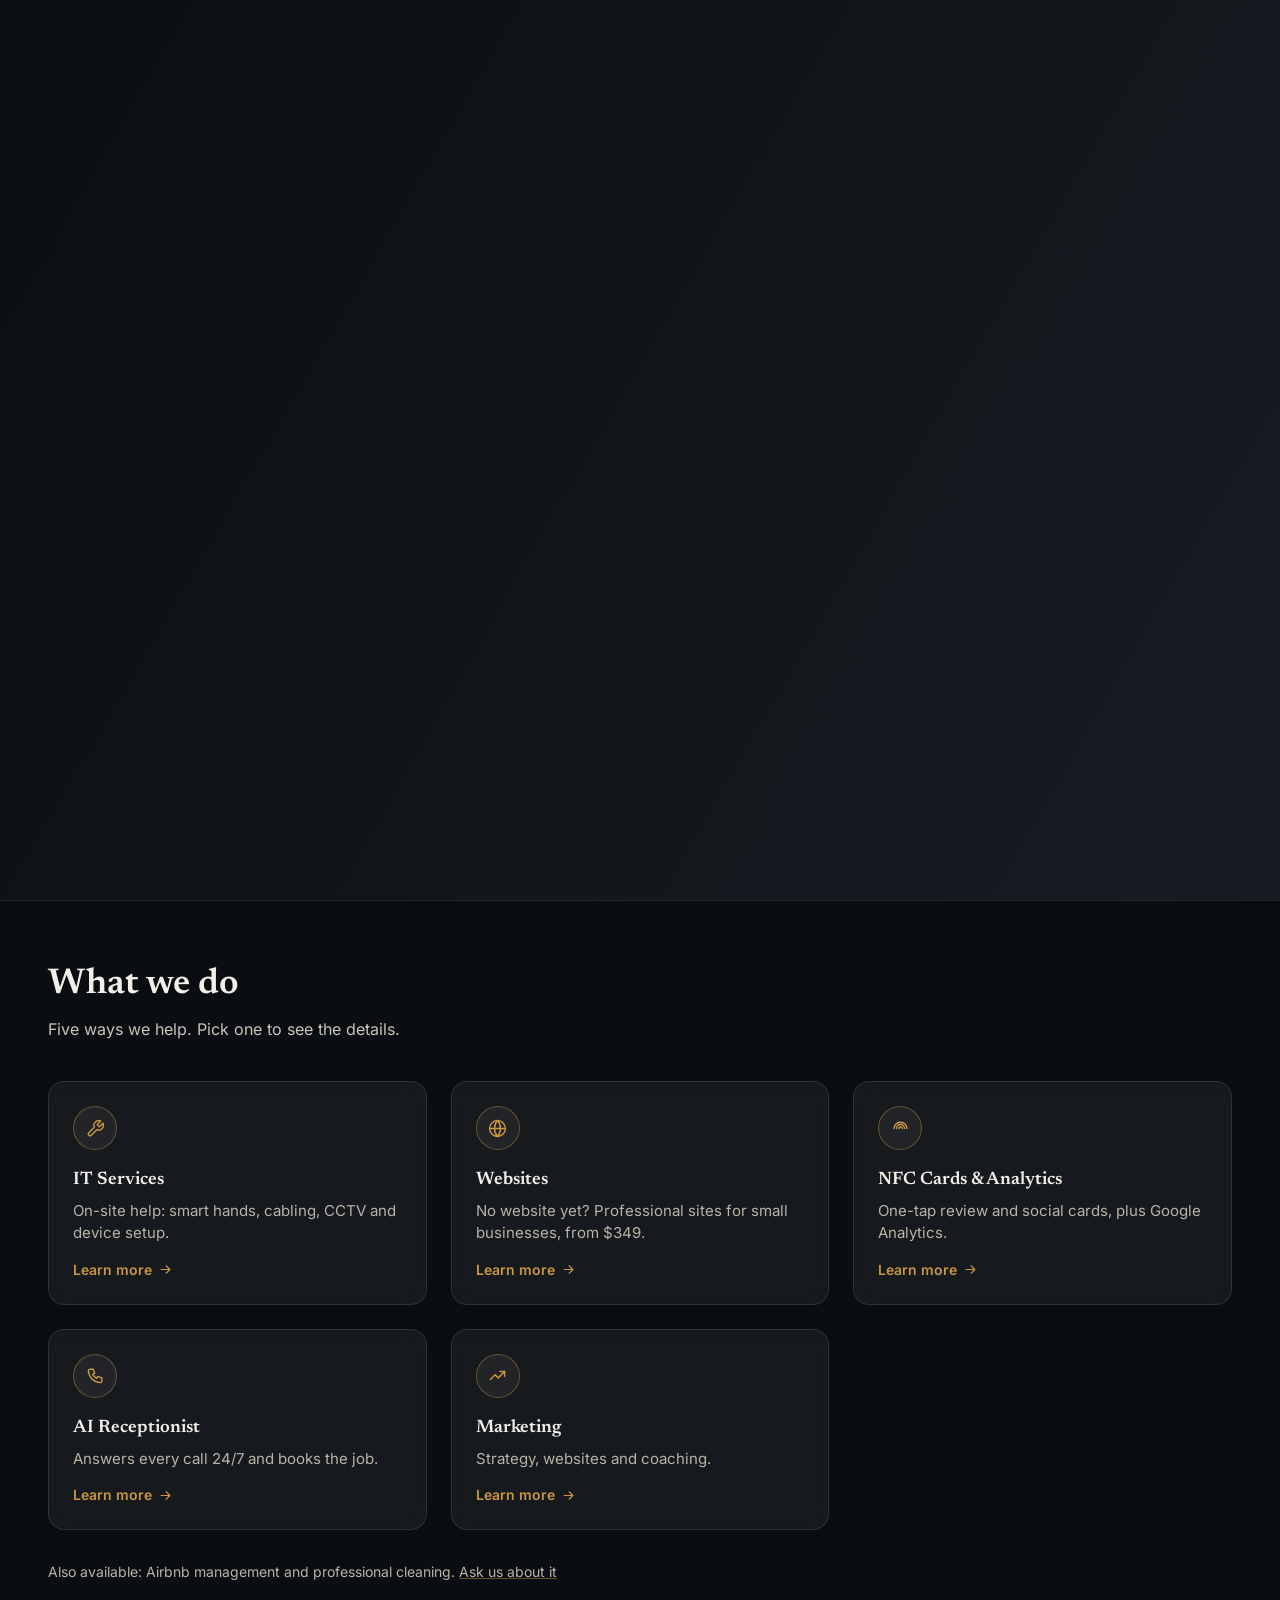
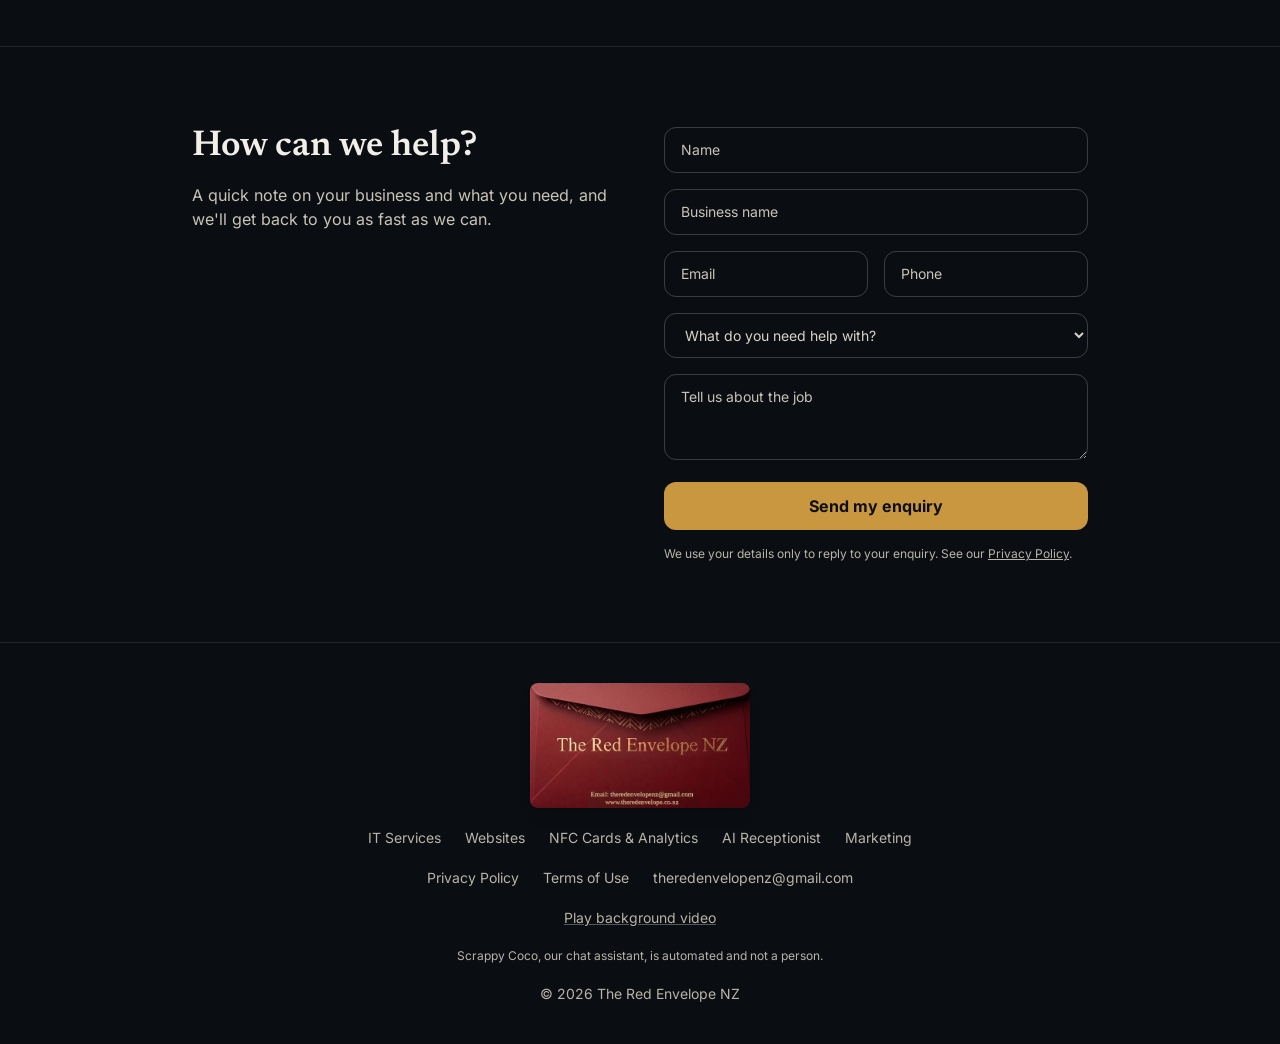
<file: index.html>
<!DOCTYPE html>
<html lang="en-NZ">
<head>
<meta charset="UTF-8" />
<meta name="viewport" content="width=device-width, initial-scale=1, viewport-fit=cover" />
<title>The Red Envelope NZ | Consulting, IT, Marketing &amp; AI Solutions</title>
<meta name="description" content="Consulting, on-site IT, websites from $349, NFC review cards, an AI receptionist and marketing help for small business." />
<meta http-equiv="Content-Security-Policy" content="default-src 'self'; script-src 'self'; style-src 'self' 'unsafe-inline'; img-src 'self' data:; media-src 'self' blob:; font-src 'self'; connect-src 'self' https://formspree.io; form-action 'self'; base-uri 'self'; object-src 'none'" />
<meta name="theme-color" content="#0b0f13" />
<link rel="canonical" href="https://theredenvelope.co.nz/" />
<link rel="icon" href="favicon.svg" type="image/svg+xml" />
<meta property="og:type" content="website" />
<meta property="og:locale" content="en_NZ" />
<meta property="og:site_name" content="The Red Envelope NZ" />
<meta property="og:title" content="The Red Envelope NZ | Consulting, IT, Marketing &amp; AI Solutions" />
<meta property="og:description" content="Consulting, on-site IT, websites from $349, NFC review cards, an AI receptionist and marketing help for small business." />
<meta property="og:url" content="https://theredenvelope.co.nz/" />
<meta property="og:image" content="https://theredenvelope.co.nz/assets/red-envelope-logo.png" />
<meta name="twitter:card" content="summary_large_image" />
<link rel="stylesheet" href="assets/styles-eaaad312.css" />
</head>
<body class="text-[#f2efe9] selection:bg-[#c9973f] selection:text-[#0b0f13] overflow-x-hidden min-h-screen">
<noscript>
  <style>#bg-skeleton{display:none}</style>
  <div class="relative z-10 max-w-xl mx-auto p-8 pt-32 text-center">
    <p class="text-2xl font-semibold">The Red Envelope NZ</p>
    <p class="mt-4 text-[#d8d3c8]">Consulting, IT, websites, NFC cards, an AI receptionist and marketing for small business.</p>
    <p class="mt-4 text-[#d8d3c8]">This website needs JavaScript to display. You can email us any time at theredenvelopenz@gmail.com.</p>
    <p class="mt-4"><a class="underline" href="privacy.html">Privacy Policy</a> &middot; <a class="underline" href="terms.html">Terms of Use</a></p>
  </div>
</noscript>
<canvas id="bg-canvas" aria-hidden="true"></canvas>
<div id="bg-skeleton" aria-hidden="true"></div>
<video id="bg-video" src="assets/bg-video.mp4" muted loop playsinline autoplay aria-hidden="true" tabindex="-1"></video>
<div id="root"></div>
<script src="site-config.js" defer></script>
<script src="assets/bg-28cdc799.js" defer></script>
<script src="assets/app-71c96b94.js" defer></script>
</body>
</html>
</file>
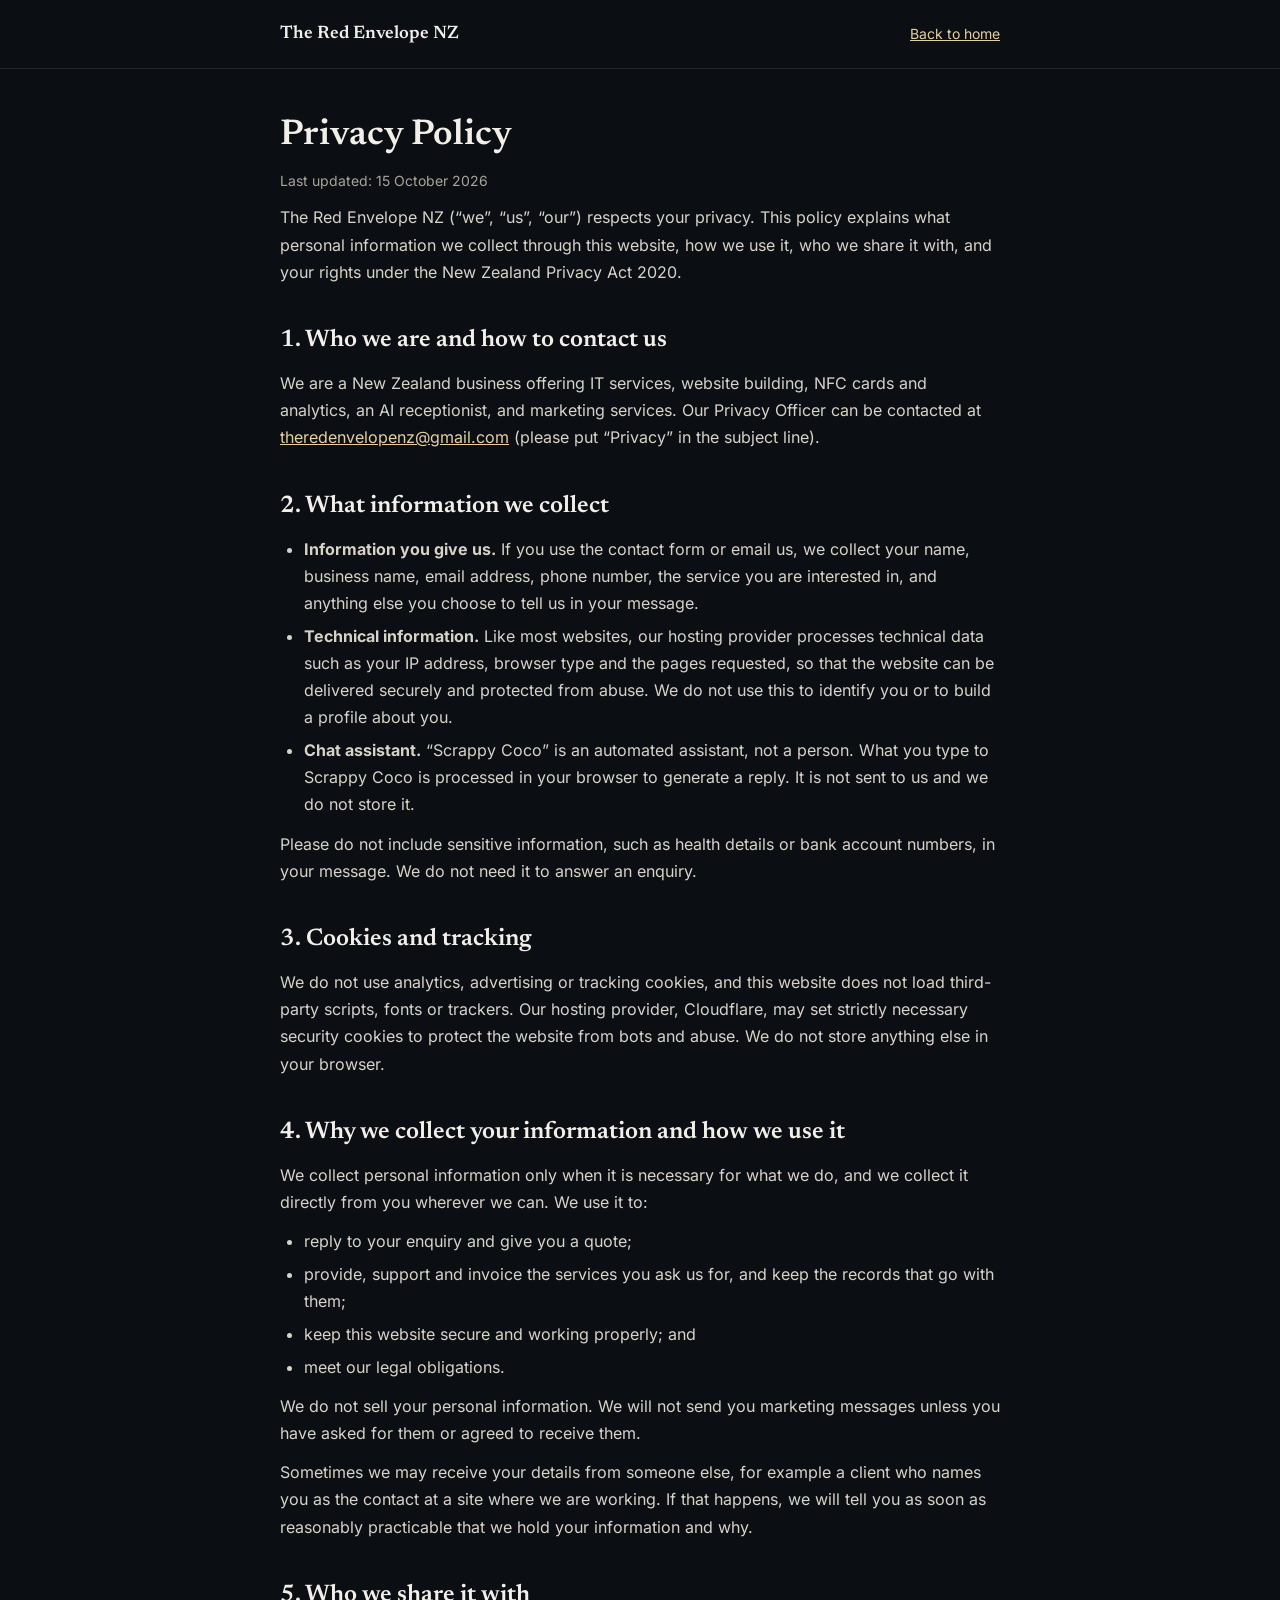
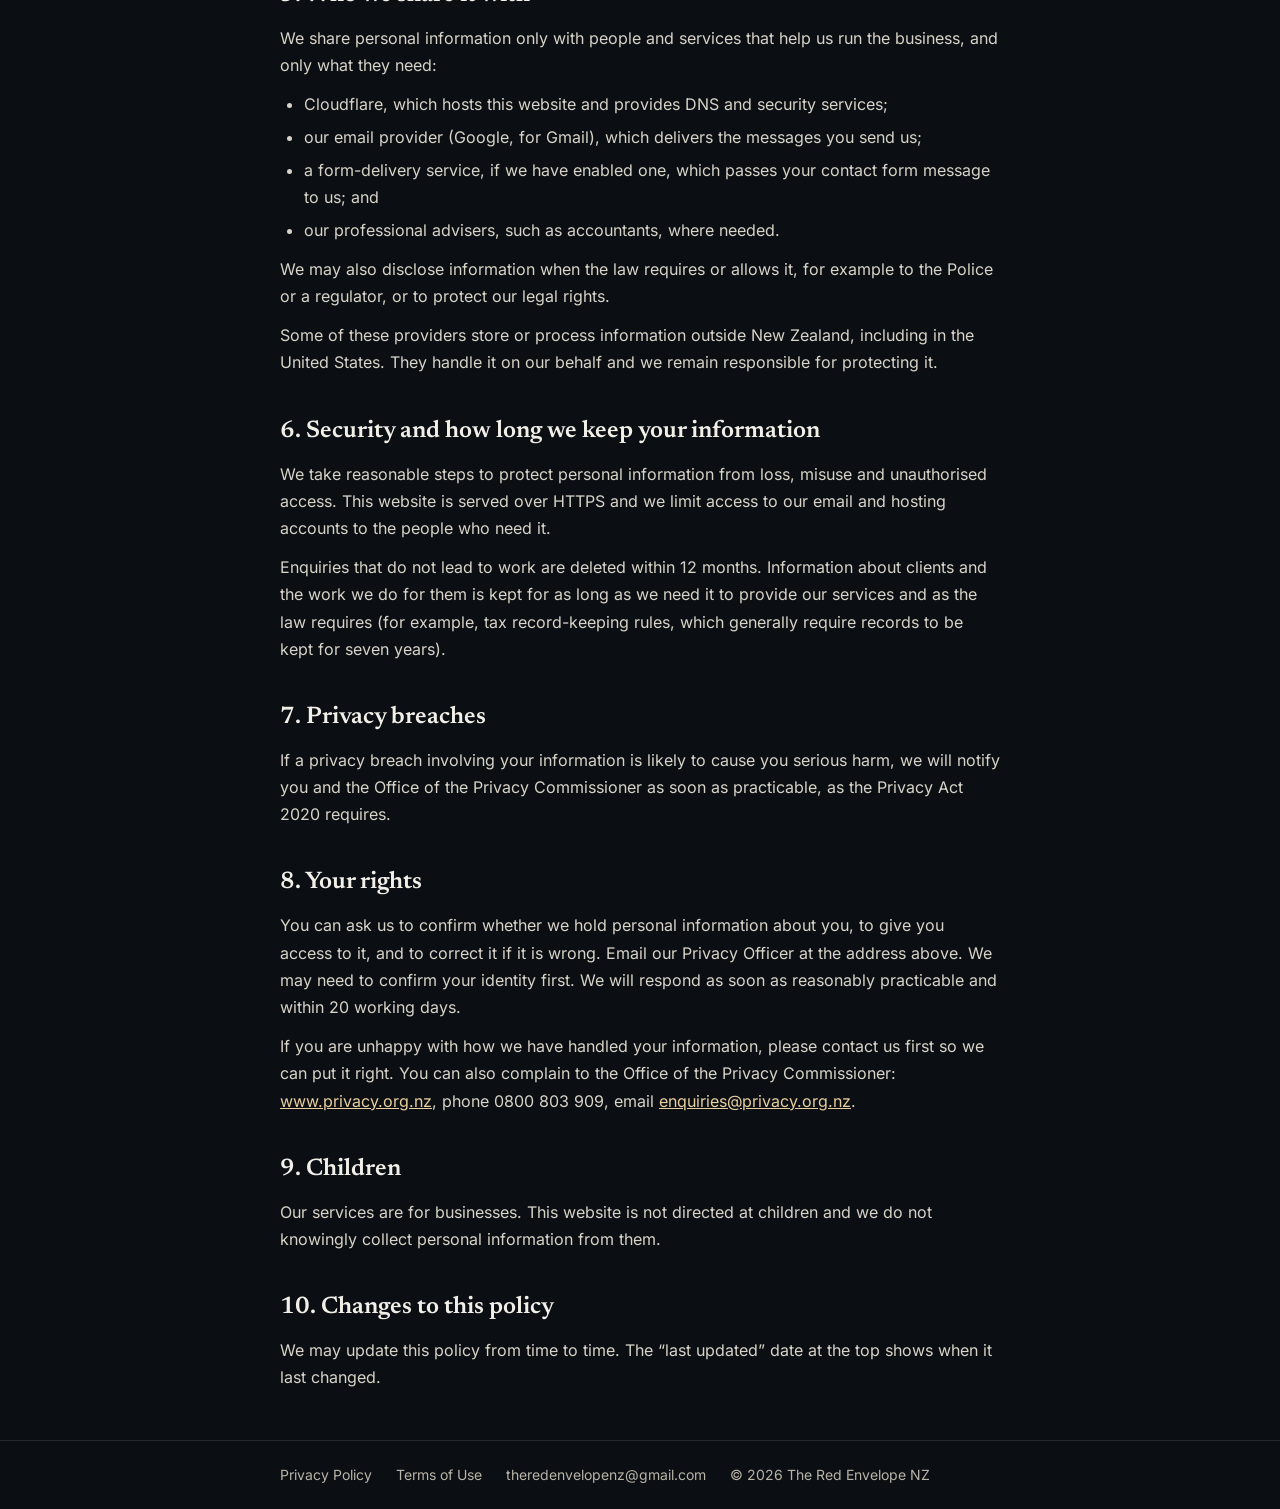
<file: privacy.html>
<!DOCTYPE html>
<html lang="en-NZ">
<head>
<meta charset="UTF-8" />
<meta name="viewport" content="width=device-width, initial-scale=1" />
<title>Privacy Policy | The Red Envelope NZ</title>
<meta name="description" content="How The Red Envelope NZ collects, uses and protects personal information." />
<meta http-equiv="Content-Security-Policy" content="default-src 'self'; script-src 'self'; style-src 'self' 'unsafe-inline'; img-src 'self' data:; media-src 'self' blob:; font-src 'self'; connect-src 'self' https://formspree.io; form-action 'self'; base-uri 'self'; object-src 'none'" />
<meta name="theme-color" content="#0b0f13" />
<link rel="canonical" href="https://theredenvelope.co.nz/privacy" />
<link rel="icon" href="favicon.svg" type="image/svg+xml" />
<link rel="stylesheet" href="assets/styles-eaaad312.css" />
</head>
<body class="bg-[#0b0f13] text-[#f2efe9] min-h-screen flex flex-col">
<header class="border-b border-white/10">
  <div class="max-w-3xl mx-auto px-6 py-5 flex items-center justify-between">
    <a href="index.html" class="font-display font-semibold text-lg">The Red Envelope NZ</a>
    <a href="index.html" class="text-sm text-[#e8cf9f] underline">Back to home</a>
  </div>
</header>
<main class="legal flex-1 w-full max-w-3xl mx-auto px-6 py-12">
<h1>Privacy Policy</h1>
<p class="meta">Last updated: 15 October 2026</p>

<p>The Red Envelope NZ (&ldquo;we&rdquo;, &ldquo;us&rdquo;, &ldquo;our&rdquo;) respects your privacy. This policy explains what personal information we collect through this website, how we use it, who we share it with, and your rights under the New Zealand Privacy Act 2020.</p>

<h2>1. Who we are and how to contact us</h2>
<p>We are a New Zealand business offering IT services, website building, NFC cards and analytics, an AI receptionist, and marketing services. Our Privacy Officer can be contacted at <a href="mailto:theredenvelopenz@gmail.com?subject=Privacy">theredenvelopenz@gmail.com</a> (please put &ldquo;Privacy&rdquo; in the subject line).</p>

<h2>2. What information we collect</h2>
<ul>
  <li><strong>Information you give us.</strong> If you use the contact form or email us, we collect your name, business name, email address, phone number, the service you are interested in, and anything else you choose to tell us in your message.</li>
  <li><strong>Technical information.</strong> Like most websites, our hosting provider processes technical data such as your IP address, browser type and the pages requested, so that the website can be delivered securely and protected from abuse. We do not use this to identify you or to build a profile about you.</li>
  <li><strong>Chat assistant.</strong> &ldquo;Scrappy Coco&rdquo; is an automated assistant, not a person. What you type to Scrappy Coco is processed in your browser to generate a reply. It is not sent to us and we do not store it.</li>
</ul>
<p>Please do not include sensitive information, such as health details or bank account numbers, in your message. We do not need it to answer an enquiry.</p>

<h2>3. Cookies and tracking</h2>
<p>We do not use analytics, advertising or tracking cookies, and this website does not load third-party scripts, fonts or trackers. Our hosting provider, Cloudflare, may set strictly necessary security cookies to protect the website from bots and abuse. We do not store anything else in your browser.</p>

<h2>4. Why we collect your information and how we use it</h2>
<p>We collect personal information only when it is necessary for what we do, and we collect it directly from you wherever we can. We use it to:</p>
<ul>
  <li>reply to your enquiry and give you a quote;</li>
  <li>provide, support and invoice the services you ask us for, and keep the records that go with them;</li>
  <li>keep this website secure and working properly; and</li>
  <li>meet our legal obligations.</li>
</ul>
<p>We do not sell your personal information. We will not send you marketing messages unless you have asked for them or agreed to receive them.</p>
<p>Sometimes we may receive your details from someone else, for example a client who names you as the contact at a site where we are working. If that happens, we will tell you as soon as reasonably practicable that we hold your information and why.</p>

<h2>5. Who we share it with</h2>
<p>We share personal information only with people and services that help us run the business, and only what they need:</p>
<ul>
  <li>Cloudflare, which hosts this website and provides DNS and security services;</li>
  <li>our email provider (Google, for Gmail), which delivers the messages you send us;</li>
  <li>a form-delivery service, if we have enabled one, which passes your contact form message to us; and</li>
  <li>our professional advisers, such as accountants, where needed.</li>
</ul>
<p>We may also disclose information when the law requires or allows it, for example to the Police or a regulator, or to protect our legal rights.</p>
<p>Some of these providers store or process information outside New Zealand, including in the United States. They handle it on our behalf and we remain responsible for protecting it.</p>

<h2>6. Security and how long we keep your information</h2>
<p>We take reasonable steps to protect personal information from loss, misuse and unauthorised access. This website is served over HTTPS and we limit access to our email and hosting accounts to the people who need it.</p>
<p>Enquiries that do not lead to work are deleted within 12 months. Information about clients and the work we do for them is kept for as long as we need it to provide our services and as the law requires (for example, tax record-keeping rules, which generally require records to be kept for seven years).</p>

<h2>7. Privacy breaches</h2>
<p>If a privacy breach involving your information is likely to cause you serious harm, we will notify you and the Office of the Privacy Commissioner as soon as practicable, as the Privacy Act 2020 requires.</p>

<h2>8. Your rights</h2>
<p>You can ask us to confirm whether we hold personal information about you, to give you access to it, and to correct it if it is wrong. Email our Privacy Officer at the address above. We may need to confirm your identity first. We will respond as soon as reasonably practicable and within 20 working days.</p>
<p>If you are unhappy with how we have handled your information, please contact us first so we can put it right. You can also complain to the Office of the Privacy Commissioner: <a href="https://www.privacy.org.nz" rel="noopener">www.privacy.org.nz</a>, phone 0800 803 909, email <a href="mailto:enquiries@privacy.org.nz">enquiries@privacy.org.nz</a>.</p>

<h2>9. Children</h2>
<p>Our services are for businesses. This website is not directed at children and we do not knowingly collect personal information from them.</p>

<h2>10. Changes to this policy</h2>
<p>We may update this policy from time to time. The &ldquo;last updated&rdquo; date at the top shows when it last changed.</p>

</main>
<footer class="border-t border-white/10">
  <div class="max-w-3xl mx-auto px-6 py-6 flex flex-wrap gap-x-6 gap-y-2 text-sm text-[#b9b4a8]">
    <a href="privacy.html" class="hover:text-[#f2efe9]">Privacy Policy</a>
    <a href="terms.html" class="hover:text-[#f2efe9]">Terms of Use</a>
    <a href="mailto:theredenvelopenz@gmail.com" class="hover:text-[#f2efe9]">theredenvelopenz@gmail.com</a>
    <span>&copy; 2026 The Red Envelope NZ</span>
  </div>
</footer>
</body>
</html>
</file>
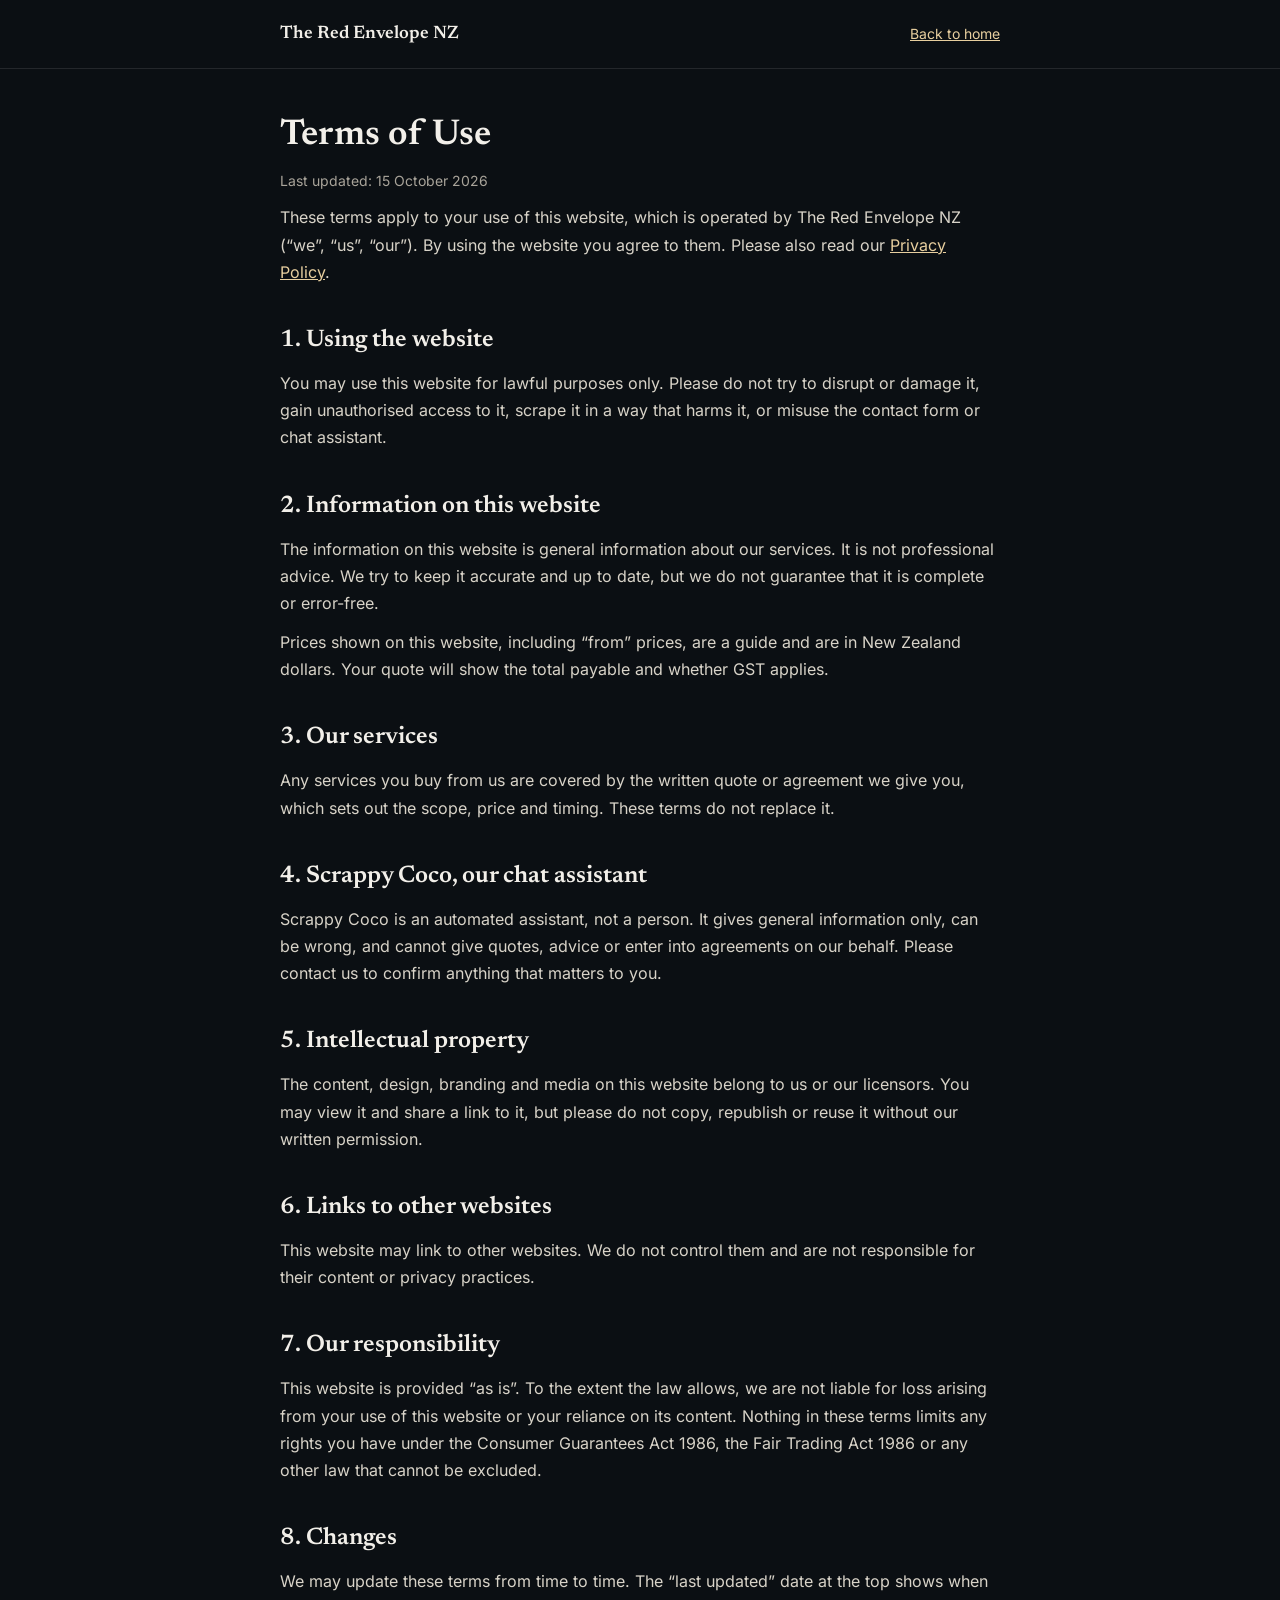
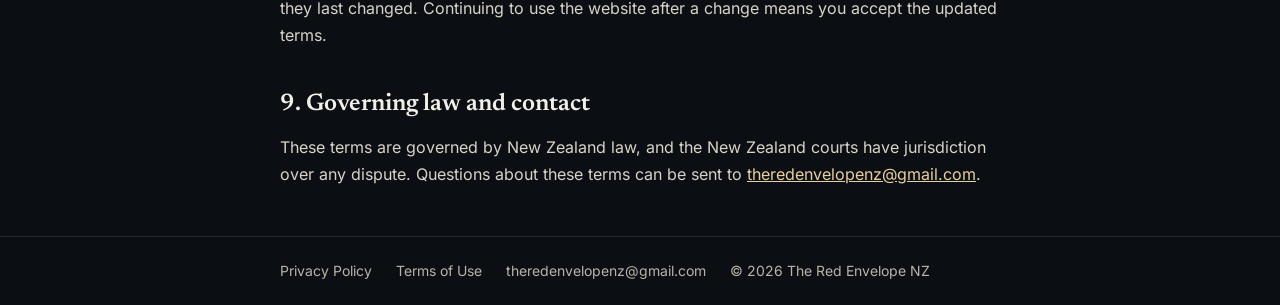
<file: terms.html>
<!DOCTYPE html>
<html lang="en-NZ">
<head>
<meta charset="UTF-8" />
<meta name="viewport" content="width=device-width, initial-scale=1" />
<title>Terms of Use | The Red Envelope NZ</title>
<meta name="description" content="The terms that apply to using The Red Envelope NZ website." />
<meta http-equiv="Content-Security-Policy" content="default-src 'self'; script-src 'self'; style-src 'self' 'unsafe-inline'; img-src 'self' data:; media-src 'self' blob:; font-src 'self'; connect-src 'self' https://formspree.io; form-action 'self'; base-uri 'self'; object-src 'none'" />
<meta name="theme-color" content="#0b0f13" />
<link rel="canonical" href="https://theredenvelope.co.nz/terms" />
<link rel="icon" href="favicon.svg" type="image/svg+xml" />
<link rel="stylesheet" href="assets/styles-eaaad312.css" />
</head>
<body class="bg-[#0b0f13] text-[#f2efe9] min-h-screen flex flex-col">
<header class="border-b border-white/10">
  <div class="max-w-3xl mx-auto px-6 py-5 flex items-center justify-between">
    <a href="index.html" class="font-display font-semibold text-lg">The Red Envelope NZ</a>
    <a href="index.html" class="text-sm text-[#e8cf9f] underline">Back to home</a>
  </div>
</header>
<main class="legal flex-1 w-full max-w-3xl mx-auto px-6 py-12">
<h1>Terms of Use</h1>
<p class="meta">Last updated: 15 October 2026</p>

<p>These terms apply to your use of this website, which is operated by The Red Envelope NZ (&ldquo;we&rdquo;, &ldquo;us&rdquo;, &ldquo;our&rdquo;). By using the website you agree to them. Please also read our <a href="privacy.html">Privacy Policy</a>.</p>

<h2>1. Using the website</h2>
<p>You may use this website for lawful purposes only. Please do not try to disrupt or damage it, gain unauthorised access to it, scrape it in a way that harms it, or misuse the contact form or chat assistant.</p>

<h2>2. Information on this website</h2>
<p>The information on this website is general information about our services. It is not professional advice. We try to keep it accurate and up to date, but we do not guarantee that it is complete or error-free.</p>
<p>Prices shown on this website, including &ldquo;from&rdquo; prices, are a guide and are in New Zealand dollars. Your quote will show the total payable and whether GST applies.</p>

<h2>3. Our services</h2>
<p>Any services you buy from us are covered by the written quote or agreement we give you, which sets out the scope, price and timing. These terms do not replace it.</p>

<h2>4. Scrappy Coco, our chat assistant</h2>
<p>Scrappy Coco is an automated assistant, not a person. It gives general information only, can be wrong, and cannot give quotes, advice or enter into agreements on our behalf. Please contact us to confirm anything that matters to you.</p>

<h2>5. Intellectual property</h2>
<p>The content, design, branding and media on this website belong to us or our licensors. You may view it and share a link to it, but please do not copy, republish or reuse it without our written permission.</p>

<h2>6. Links to other websites</h2>
<p>This website may link to other websites. We do not control them and are not responsible for their content or privacy practices.</p>

<h2>7. Our responsibility</h2>
<p>This website is provided &ldquo;as is&rdquo;. To the extent the law allows, we are not liable for loss arising from your use of this website or your reliance on its content. Nothing in these terms limits any rights you have under the Consumer Guarantees Act 1986, the Fair Trading Act 1986 or any other law that cannot be excluded.</p>

<h2>8. Changes</h2>
<p>We may update these terms from time to time. The &ldquo;last updated&rdquo; date at the top shows when they last changed. Continuing to use the website after a change means you accept the updated terms.</p>

<h2>9. Governing law and contact</h2>
<p>These terms are governed by New Zealand law, and the New Zealand courts have jurisdiction over any dispute. Questions about these terms can be sent to <a href="mailto:theredenvelopenz@gmail.com">theredenvelopenz@gmail.com</a>.</p>

</main>
<footer class="border-t border-white/10">
  <div class="max-w-3xl mx-auto px-6 py-6 flex flex-wrap gap-x-6 gap-y-2 text-sm text-[#b9b4a8]">
    <a href="privacy.html" class="hover:text-[#f2efe9]">Privacy Policy</a>
    <a href="terms.html" class="hover:text-[#f2efe9]">Terms of Use</a>
    <a href="mailto:theredenvelopenz@gmail.com" class="hover:text-[#f2efe9]">theredenvelopenz@gmail.com</a>
    <span>&copy; 2026 The Red Envelope NZ</span>
  </div>
</footer>
</body>
</html>
</file>
<file: assets/styles-eaaad312.css>
@font-face{font-family:Inter Variable;font-style:normal;font-display:swap;font-weight:100 900;src:url(fonts/inter-latin-ext-wght-normal.woff2) format("woff2-variations");unicode-range:u+0100-02ba,u+02bd-02c5,u+02c7-02cc,u+02ce-02d7,u+02dd-02ff,u+0304,u+0308,u+0329,u+1d00-1dbf,u+1e00-1e9f,u+1ef2-1eff,u+2020,u+20a0-20ab,u+20ad-20c0,u+2113,u+2c60-2c7f,u+a720-a7ff}@font-face{font-family:Inter Variable;font-style:normal;font-display:swap;font-weight:100 900;src:url(fonts/inter-latin-wght-normal.woff2) format("woff2-variations");unicode-range:u+00??,u+0131,u+0152-0153,u+02bb-02bc,u+02c6,u+02da,u+02dc,u+0304,u+0308,u+0329,u+2000-206f,u+20ac,u+2122,u+2191,u+2193,u+2212,u+2215,u+feff,u+fffd}@font-face{font-family:Newsreader Variable;font-style:normal;font-display:swap;font-weight:200 800;src:url(fonts/newsreader-latin-ext-wght-normal.woff2) format("woff2-variations");unicode-range:u+0100-02ba,u+02bd-02c5,u+02c7-02cc,u+02ce-02d7,u+02dd-02ff,u+0304,u+0308,u+0329,u+1d00-1dbf,u+1e00-1e9f,u+1ef2-1eff,u+2020,u+20a0-20ab,u+20ad-20c0,u+2113,u+2c60-2c7f,u+a720-a7ff}@font-face{font-family:Newsreader Variable;font-style:normal;font-display:swap;font-weight:200 800;src:url(fonts/newsreader-latin-wght-normal.woff2) format("woff2-variations");unicode-range:u+00??,u+0131,u+0152-0153,u+02bb-02bc,u+02c6,u+02da,u+02dc,u+0304,u+0308,u+0329,u+2000-206f,u+20ac,u+2122,u+2191,u+2193,u+2212,u+2215,u+feff,u+fffd}@font-face{font-family:Newsreader Variable;font-style:italic;font-display:swap;font-weight:200 800;src:url(fonts/newsreader-latin-ext-wght-italic.woff2) format("woff2-variations");unicode-range:u+0100-02ba,u+02bd-02c5,u+02c7-02cc,u+02ce-02d7,u+02dd-02ff,u+0304,u+0308,u+0329,u+1d00-1dbf,u+1e00-1e9f,u+1ef2-1eff,u+2020,u+20a0-20ab,u+20ad-20c0,u+2113,u+2c60-2c7f,u+a720-a7ff}@font-face{font-family:Newsreader Variable;font-style:italic;font-display:swap;font-weight:200 800;src:url(fonts/newsreader-latin-wght-italic.woff2) format("woff2-variations");unicode-range:u+00??,u+0131,u+0152-0153,u+02bb-02bc,u+02c6,u+02da,u+02dc,u+0304,u+0308,u+0329,u+2000-206f,u+20ac,u+2122,u+2191,u+2193,u+2212,u+2215,u+feff,u+fffd}*,:after,:before{--tw-border-spacing-x:0;--tw-border-spacing-y:0;--tw-translate-x:0;--tw-translate-y:0;--tw-rotate:0;--tw-skew-x:0;--tw-skew-y:0;--tw-scale-x:1;--tw-scale-y:1;--tw-pan-x: ;--tw-pan-y: ;--tw-pinch-zoom: ;--tw-scroll-snap-strictness:proximity;--tw-gradient-from-position: ;--tw-gradient-via-position: ;--tw-gradient-to-position: ;--tw-ordinal: ;--tw-slashed-zero: ;--tw-numeric-figure: ;--tw-numeric-spacing: ;--tw-numeric-fraction: ;--tw-ring-inset: ;--tw-ring-offset-width:0px;--tw-ring-offset-color:#fff;--tw-ring-color:rgba(59,130,246,.5);--tw-ring-offset-shadow:0 0 #0000;--tw-ring-shadow:0 0 #0000;--tw-shadow:0 0 #0000;--tw-shadow-colored:0 0 #0000;--tw-blur: ;--tw-brightness: ;--tw-contrast: ;--tw-grayscale: ;--tw-hue-rotate: ;--tw-invert: ;--tw-saturate: ;--tw-sepia: ;--tw-drop-shadow: ;--tw-backdrop-blur: ;--tw-backdrop-brightness: ;--tw-backdrop-contrast: ;--tw-backdrop-grayscale: ;--tw-backdrop-hue-rotate: ;--tw-backdrop-invert: ;--tw-backdrop-opacity: ;--tw-backdrop-saturate: ;--tw-backdrop-sepia: ;--tw-contain-size: ;--tw-contain-layout: ;--tw-contain-paint: ;--tw-contain-style: }::backdrop{--tw-border-spacing-x:0;--tw-border-spacing-y:0;--tw-translate-x:0;--tw-translate-y:0;--tw-rotate:0;--tw-skew-x:0;--tw-skew-y:0;--tw-scale-x:1;--tw-scale-y:1;--tw-pan-x: ;--tw-pan-y: ;--tw-pinch-zoom: ;--tw-scroll-snap-strictness:proximity;--tw-gradient-from-position: ;--tw-gradient-via-position: ;--tw-gradient-to-position: ;--tw-ordinal: ;--tw-slashed-zero: ;--tw-numeric-figure: ;--tw-numeric-spacing: ;--tw-numeric-fraction: ;--tw-ring-inset: ;--tw-ring-offset-width:0px;--tw-ring-offset-color:#fff;--tw-ring-color:rgba(59,130,246,.5);--tw-ring-offset-shadow:0 0 #0000;--tw-ring-shadow:0 0 #0000;--tw-shadow:0 0 #0000;--tw-shadow-colored:0 0 #0000;--tw-blur: ;--tw-brightness: ;--tw-contrast: ;--tw-grayscale: ;--tw-hue-rotate: ;--tw-invert: ;--tw-saturate: ;--tw-sepia: ;--tw-drop-shadow: ;--tw-backdrop-blur: ;--tw-backdrop-brightness: ;--tw-backdrop-contrast: ;--tw-backdrop-grayscale: ;--tw-backdrop-hue-rotate: ;--tw-backdrop-invert: ;--tw-backdrop-opacity: ;--tw-backdrop-saturate: ;--tw-backdrop-sepia: ;--tw-contain-size: ;--tw-contain-layout: ;--tw-contain-paint: ;--tw-contain-style: }
/*! tailwindcss v3.4.17 | MIT License | https://tailwindcss.com*/*,:after,:before{box-sizing:border-box;border:0 solid #e5e7eb}:after,:before{--tw-content:""}:host,html{line-height:1.5;-webkit-text-size-adjust:100%;-moz-tab-size:4;-o-tab-size:4;tab-size:4;font-family:ui-sans-serif,system-ui,sans-serif,Apple Color Emoji,Segoe UI Emoji,Segoe UI Symbol,Noto Color Emoji;font-feature-settings:normal;font-variation-settings:normal;-webkit-tap-highlight-color:transparent}body{margin:0;line-height:inherit}hr{height:0;color:inherit;border-top-width:1px}abbr:where([title]){-webkit-text-decoration:underline dotted;text-decoration:underline dotted}h1,h2,h3,h4,h5,h6{font-size:inherit;font-weight:inherit}a{color:inherit;text-decoration:inherit}b,strong{font-weight:bolder}code,kbd,pre,samp{font-family:ui-monospace,SFMono-Regular,Menlo,Monaco,Consolas,Liberation Mono,Courier New,monospace;font-feature-settings:normal;font-variation-settings:normal;font-size:1em}small{font-size:80%}sub,sup{font-size:75%;line-height:0;position:relative;vertical-align:baseline}sub{bottom:-.25em}sup{top:-.5em}table{text-indent:0;border-color:inherit;border-collapse:collapse}button,input,optgroup,select,textarea{font-family:inherit;font-feature-settings:inherit;font-variation-settings:inherit;font-size:100%;font-weight:inherit;line-height:inherit;letter-spacing:inherit;color:inherit;margin:0;padding:0}button,select{text-transform:none}button,input:where([type=button]),input:where([type=reset]),input:where([type=submit]){-webkit-appearance:button;background-color:transparent;background-image:none}:-moz-focusring{outline:auto}:-moz-ui-invalid{box-shadow:none}progress{vertical-align:baseline}::-webkit-inner-spin-button,::-webkit-outer-spin-button{height:auto}[type=search]{-webkit-appearance:textfield;outline-offset:-2px}::-webkit-search-decoration{-webkit-appearance:none}::-webkit-file-upload-button{-webkit-appearance:button;font:inherit}summary{display:list-item}blockquote,dd,dl,figure,h1,h2,h3,h4,h5,h6,hr,p,pre{margin:0}fieldset{margin:0}fieldset,legend{padding:0}menu,ol,ul{list-style:none;margin:0;padding:0}dialog{padding:0}textarea{resize:vertical}input::-moz-placeholder,textarea::-moz-placeholder{opacity:1;color:#9ca3af}input::placeholder,textarea::placeholder{opacity:1;color:#9ca3af}[role=button],button{cursor:pointer}:disabled{cursor:default}audio,canvas,embed,iframe,img,object,svg,video{display:block;vertical-align:middle}img,video{max-width:100%;height:auto}[hidden]:where(:not([hidden=until-found])){display:none}.sr-only{position:absolute;width:1px;height:1px;padding:0;margin:-1px;overflow:hidden;clip:rect(0,0,0,0);white-space:nowrap;border-width:0}.pointer-events-none{pointer-events:none}.static{position:static}.fixed{position:fixed}.absolute{position:absolute}.relative{position:relative}.inset-0{inset:0}.bottom-24{bottom:6rem}.bottom-6{bottom:1.5rem}.left-0{left:0}.left-1\/2{left:50%}.left-3{left:.75rem}.right-0{right:0}.right-6{right:1.5rem}.top-0{top:0}.top-24{top:6rem}.top-3{top:.75rem}.top-full{top:100%}.z-10{z-index:10}.z-40{z-index:40}.z-50{z-index:50}.z-\[70\]{z-index:70}.z-\[80\]{z-index:80}.mx-auto{margin-left:auto;margin-right:auto}.mb-1{margin-bottom:.25rem}.mb-2{margin-bottom:.5rem}.mb-8{margin-bottom:2rem}.mt-0\.5{margin-top:.125rem}.mt-1{margin-top:.25rem}.mt-1\.5{margin-top:.375rem}.mt-10{margin-top:2.5rem}.mt-2{margin-top:.5rem}.mt-3{margin-top:.75rem}.mt-4{margin-top:1rem}.mt-5{margin-top:1.25rem}.mt-6{margin-top:1.5rem}.mt-8{margin-top:2rem}.block{display:block}.inline-block{display:inline-block}.flex{display:flex}.grid{display:grid}.hidden{display:none}.h-1\.5{height:.375rem}.h-11{height:2.75rem}.h-14{height:3.5rem}.h-2{height:.5rem}.h-9{height:2.25rem}.h-\[440px\]{height:440px}.h-auto{height:auto}.h-full{height:100%}.min-h-screen{min-height:100vh}.w-1\.5{width:.375rem}.w-11{width:2.75rem}.w-14{width:3.5rem}.w-2{width:.5rem}.w-80{width:20rem}.w-9{width:2.25rem}.w-\[88vw\]{width:88vw}.w-full{width:100%}.max-w-2xl{max-width:42rem}.max-w-3xl{max-width:48rem}.max-w-4xl{max-width:56rem}.max-w-\[1680px\]{max-width:1680px}.max-w-\[220px\]{max-width:220px}.max-w-\[340px\]{max-width:340px}.max-w-\[80\%\]{max-width:80%}.max-w-\[88vw\]{max-width:88vw}.max-w-md{max-width:28rem}.max-w-xl{max-width:36rem}.flex-1{flex:1 1 0%}.flex-shrink-0{flex-shrink:0}.-translate-x-1\/2{--tw-translate-x:-50%}.-translate-x-1\/2,.-translate-y-3{transform:translate(var(--tw-translate-x),var(--tw-translate-y)) rotate(var(--tw-rotate)) skewX(var(--tw-skew-x)) skewY(var(--tw-skew-y)) scaleX(var(--tw-scale-x)) scaleY(var(--tw-scale-y))}.-translate-y-3{--tw-translate-y:-0.75rem}.translate-x-0{--tw-translate-x:0px}.translate-x-0,.translate-x-full{transform:translate(var(--tw-translate-x),var(--tw-translate-y)) rotate(var(--tw-rotate)) skewX(var(--tw-skew-x)) skewY(var(--tw-skew-y)) scaleX(var(--tw-scale-x)) scaleY(var(--tw-scale-y))}.translate-x-full{--tw-translate-x:100%}.translate-y-0{--tw-translate-y:0px}.translate-y-0,.translate-y-2{transform:translate(var(--tw-translate-x),var(--tw-translate-y)) rotate(var(--tw-rotate)) skewX(var(--tw-skew-x)) skewY(var(--tw-skew-y)) scaleX(var(--tw-scale-x)) scaleY(var(--tw-scale-y))}.translate-y-2{--tw-translate-y:0.5rem}.transform{transform:translate(var(--tw-translate-x),var(--tw-translate-y)) rotate(var(--tw-rotate)) skewX(var(--tw-skew-x)) skewY(var(--tw-skew-y)) scaleX(var(--tw-scale-x)) scaleY(var(--tw-scale-y))}@keyframes bounce{0%,to{transform:translateY(-25%);animation-timing-function:cubic-bezier(.8,0,1,1)}50%{transform:none;animation-timing-function:cubic-bezier(0,0,.2,1)}}.animate-bounce{animation:bounce 1s infinite}.resize{resize:both}.grid-cols-2{grid-template-columns:repeat(2,minmax(0,1fr))}.flex-col{flex-direction:column}.flex-wrap{flex-wrap:wrap}.items-start{align-items:flex-start}.items-center{align-items:center}.justify-start{justify-content:flex-start}.justify-end{justify-content:flex-end}.justify-center{justify-content:center}.justify-between{justify-content:space-between}.gap-1{gap:.25rem}.gap-1\.5{gap:.375rem}.gap-12{gap:3rem}.gap-2{gap:.5rem}.gap-2\.5{gap:.625rem}.gap-3{gap:.75rem}.gap-4{gap:1rem}.gap-5{gap:1.25rem}.gap-6{gap:1.5rem}.gap-8{gap:2rem}.gap-x-6{-moz-column-gap:1.5rem;column-gap:1.5rem}.gap-y-2{row-gap:.5rem}.space-y-2\.5>:not([hidden])~:not([hidden]){--tw-space-y-reverse:0;margin-top:calc(.625rem*(1 - var(--tw-space-y-reverse)));margin-bottom:calc(.625rem*var(--tw-space-y-reverse))}.space-y-4>:not([hidden])~:not([hidden]){--tw-space-y-reverse:0;margin-top:calc(1rem*(1 - var(--tw-space-y-reverse)));margin-bottom:calc(1rem*var(--tw-space-y-reverse))}.overflow-hidden{overflow:hidden}.overflow-y-auto{overflow-y:auto}.overflow-x-hidden{overflow-x:hidden}.whitespace-nowrap{white-space:nowrap}.rounded-2xl{border-radius:1rem}.rounded-full{border-radius:9999px}.rounded-lg{border-radius:.5rem}.rounded-xl{border-radius:.75rem}.rounded-bl-sm{border-bottom-left-radius:.125rem}.rounded-br-sm{border-bottom-right-radius:.125rem}.border{border-width:1px}.border-b{border-bottom-width:1px}.border-l{border-left-width:1px}.border-l-2{border-left-width:2px}.border-t{border-top-width:1px}.border-\[\#c9973f\]\/15{border-color:rgba(201,151,63,.15)}.border-\[\#c9973f\]\/20{border-color:rgba(201,151,63,.2)}.border-\[\#c9973f\]\/25{border-color:rgba(201,151,63,.25)}.border-\[\#c9973f\]\/30{border-color:rgba(201,151,63,.3)}.border-\[\#c9973f\]\/40{border-color:rgba(201,151,63,.4)}.border-\[\#c9973f\]\/60{border-color:rgba(201,151,63,.6)}.border-white\/10{border-color:hsla(0,0%,100%,.1)}.border-white\/15{border-color:hsla(0,0%,100%,.15)}.border-white\/20{border-color:hsla(0,0%,100%,.2)}.border-white\/25{border-color:hsla(0,0%,100%,.25)}.bg-\[\#0b0f13\]{--tw-bg-opacity:1;background-color:rgb(11 15 19/var(--tw-bg-opacity,1))}.bg-\[\#0b0f13\]\/30{background-color:rgba(11,15,19,.3)}.bg-\[\#0b0f13\]\/55{background-color:rgba(11,15,19,.55)}.bg-\[\#0b0f13\]\/70{background-color:rgba(11,15,19,.7)}.bg-\[\#0b0f13\]\/80{background-color:rgba(11,15,19,.8)}.bg-\[\#0e1319\]{--tw-bg-opacity:1;background-color:rgb(14 19 25/var(--tw-bg-opacity,1))}.bg-\[\#12171d\]{--tw-bg-opacity:1;background-color:rgb(18 23 29/var(--tw-bg-opacity,1))}.bg-\[\#a9a49a\]{--tw-bg-opacity:1;background-color:rgb(169 164 154/var(--tw-bg-opacity,1))}.bg-\[\#c9973f\]{--tw-bg-opacity:1;background-color:rgb(201 151 63/var(--tw-bg-opacity,1))}.bg-black\/20{background-color:rgba(0,0,0,.2)}.bg-black\/30{background-color:rgba(0,0,0,.3)}.bg-black\/50{background-color:rgba(0,0,0,.5)}.bg-green-400{--tw-bg-opacity:1;background-color:rgb(74 222 128/var(--tw-bg-opacity,1))}.bg-transparent{background-color:transparent}.bg-white\/5{background-color:hsla(0,0%,100%,.05)}.bg-white\/\[0\.03\]{background-color:hsla(0,0%,100%,.03)}.bg-white\/\[0\.05\]{background-color:hsla(0,0%,100%,.05)}.bg-white\/\[0\.06\]{background-color:hsla(0,0%,100%,.06)}.p-1\.5{padding:.375rem}.p-2{padding:.5rem}.p-2\.5{padding:.625rem}.p-3{padding:.75rem}.p-6{padding:1.5rem}.p-8{padding:2rem}.px-3{padding-left:.75rem;padding-right:.75rem}.px-3\.5{padding-left:.875rem;padding-right:.875rem}.px-4{padding-left:1rem;padding-right:1rem}.px-5{padding-left:1.25rem;padding-right:1.25rem}.px-6{padding-left:1.5rem;padding-right:1.5rem}.px-8{padding-left:2rem;padding-right:2rem}.py-1{padding-top:.25rem;padding-bottom:.25rem}.py-1\.5{padding-top:.375rem;padding-bottom:.375rem}.py-10{padding-top:2.5rem;padding-bottom:2.5rem}.py-12{padding-top:3rem;padding-bottom:3rem}.py-16{padding-top:4rem;padding-bottom:4rem}.py-2{padding-top:.5rem;padding-bottom:.5rem}.py-2\.5{padding-top:.625rem;padding-bottom:.625rem}.py-20{padding-top:5rem;padding-bottom:5rem}.py-3{padding-top:.75rem;padding-bottom:.75rem}.py-4{padding-top:1rem;padding-bottom:1rem}.py-5{padding-top:1.25rem;padding-bottom:1.25rem}.py-6{padding-top:1.5rem;padding-bottom:1.5rem}.pb-16{padding-bottom:4rem}.pb-2{padding-bottom:.5rem}.pl-4{padding-left:1rem}.pt-3{padding-top:.75rem}.pt-32{padding-top:8rem}.pt-36{padding-top:9rem}.text-left{text-align:left}.text-center{text-align:center}.text-2xl{font-size:1.5rem;line-height:2rem}.text-3xl{font-size:1.875rem;line-height:2.25rem}.text-4xl{font-size:2.25rem;line-height:2.5rem}.text-\[11px\]{font-size:11px}.text-\[12px\]{font-size:12px}.text-\[13\.5px\]{font-size:13.5px}.text-\[13px\]{font-size:13px}.text-\[15px\]{font-size:15px}.text-\[17px\]{font-size:17px}.text-\[18px\]{font-size:18px}.text-\[2\.5rem\]{font-size:2.5rem}.text-lg{font-size:1.125rem;line-height:1.75rem}.text-sm{font-size:.875rem;line-height:1.25rem}.text-xl{font-size:1.25rem;line-height:1.75rem}.text-xs{font-size:.75rem;line-height:1rem}.font-bold{font-weight:700}.font-medium{font-weight:500}.font-semibold{font-weight:600}.italic{font-style:italic}.leading-\[1\.06\]{line-height:1.06}.leading-\[1\.45\]{line-height:1.45}.leading-relaxed{line-height:1.625}.leading-snug{line-height:1.375}.leading-tight{line-height:1.25}.tracking-tight{letter-spacing:-.025em}.text-\[\#0b0f13\]{--tw-text-opacity:1;color:rgb(11 15 19/var(--tw-text-opacity,1))}.text-\[\#a9a49a\]{--tw-text-opacity:1;color:rgb(169 164 154/var(--tw-text-opacity,1))}.text-\[\#b9b4a8\]{--tw-text-opacity:1;color:rgb(185 180 168/var(--tw-text-opacity,1))}.text-\[\#c9973f\]{--tw-text-opacity:1;color:rgb(201 151 63/var(--tw-text-opacity,1))}.text-\[\#c9c4b8\]{--tw-text-opacity:1;color:rgb(201 196 184/var(--tw-text-opacity,1))}.text-\[\#d8d3c8\]{--tw-text-opacity:1;color:rgb(216 211 200/var(--tw-text-opacity,1))}.text-\[\#e0b25a\]{--tw-text-opacity:1;color:rgb(224 178 90/var(--tw-text-opacity,1))}.text-\[\#e8cf9f\]{--tw-text-opacity:1;color:rgb(232 207 159/var(--tw-text-opacity,1))}.text-\[\#ece7dc\]{--tw-text-opacity:1;color:rgb(236 231 220/var(--tw-text-opacity,1))}.text-\[\#f0d28f\]{--tw-text-opacity:1;color:rgb(240 210 143/var(--tw-text-opacity,1))}.text-\[\#f2efe9\]{--tw-text-opacity:1;color:rgb(242 239 233/var(--tw-text-opacity,1))}.underline{text-decoration-line:underline}.decoration-\[\#c9973f\]\/50{text-decoration-color:rgba(201,151,63,.5)}.decoration-white\/30{text-decoration-color:hsla(0,0%,100%,.3)}.opacity-0{opacity:0}.opacity-100{opacity:1}.shadow-2xl{--tw-shadow:0 25px 50px -12px rgba(0,0,0,.25);--tw-shadow-colored:0 25px 50px -12px var(--tw-shadow-color)}.shadow-2xl,.shadow-lg{box-shadow:var(--tw-ring-offset-shadow,0 0 #0000),var(--tw-ring-shadow,0 0 #0000),var(--tw-shadow)}.shadow-lg{--tw-shadow:0 10px 15px -3px rgba(0,0,0,.1),0 4px 6px -4px rgba(0,0,0,.1);--tw-shadow-colored:0 10px 15px -3px var(--tw-shadow-color),0 4px 6px -4px var(--tw-shadow-color)}.outline-none{outline:2px solid transparent;outline-offset:2px}.filter{filter:var(--tw-blur) var(--tw-brightness) var(--tw-contrast) var(--tw-grayscale) var(--tw-hue-rotate) var(--tw-invert) var(--tw-saturate) var(--tw-sepia) var(--tw-drop-shadow)}.backdrop-blur-md{--tw-backdrop-blur:blur(12px)}.backdrop-blur-md,.backdrop-blur-sm{-webkit-backdrop-filter:var(--tw-backdrop-blur) var(--tw-backdrop-brightness) var(--tw-backdrop-contrast) var(--tw-backdrop-grayscale) var(--tw-backdrop-hue-rotate) var(--tw-backdrop-invert) var(--tw-backdrop-opacity) var(--tw-backdrop-saturate) var(--tw-backdrop-sepia);backdrop-filter:var(--tw-backdrop-blur) var(--tw-backdrop-brightness) var(--tw-backdrop-contrast) var(--tw-backdrop-grayscale) var(--tw-backdrop-hue-rotate) var(--tw-backdrop-invert) var(--tw-backdrop-opacity) var(--tw-backdrop-saturate) var(--tw-backdrop-sepia)}.backdrop-blur-sm{--tw-backdrop-blur:blur(4px)}.transition{transition-property:color,background-color,border-color,text-decoration-color,fill,stroke,opacity,box-shadow,transform,filter,-webkit-backdrop-filter;transition-property:color,background-color,border-color,text-decoration-color,fill,stroke,opacity,box-shadow,transform,filter,backdrop-filter;transition-property:color,background-color,border-color,text-decoration-color,fill,stroke,opacity,box-shadow,transform,filter,backdrop-filter,-webkit-backdrop-filter;transition-timing-function:cubic-bezier(.4,0,.2,1);transition-duration:.15s}.transition-all{transition-property:all;transition-timing-function:cubic-bezier(.4,0,.2,1);transition-duration:.15s}.transition-colors{transition-property:color,background-color,border-color,text-decoration-color,fill,stroke;transition-timing-function:cubic-bezier(.4,0,.2,1);transition-duration:.15s}.duration-300{transition-duration:.3s}:root{color-scheme:dark}body,html{background:#0b0f13}body{font-family:Inter Variable,Inter,system-ui,-apple-system,Segoe UI,Roboto,sans-serif;overscroll-behavior:none}.font-display{font-family:Newsreader Variable,Newsreader,Georgia,Times New Roman,serif}.slide-in{transition:transform .5s cubic-bezier(.16,1,.3,1)}.fade{transition:opacity .35s ease}@keyframes pageIn{0%{opacity:0;transform:translateY(12px)}to{opacity:1;transform:none}}.page-in{animation:pageIn .5s ease both}#root{position:relative;z-index:2}#bg-canvas{z-index:0;display:block}#bg-canvas,#bg-video{position:fixed;inset:0;width:100%;height:100%}#bg-video{opacity:0;pointer-events:none;z-index:-1}#bg-skeleton{position:fixed;inset:0;z-index:5;background:linear-gradient(120deg,#0b0f13,#161c22,#0b0f13);background-size:200% 200%;animation:skeletonPulse 1.6s ease-in-out infinite;transition:opacity .5s ease}@keyframes skeletonPulse{0%{background-position:0 50%}50%{background-position:100% 50%}to{background-position:0 50%}}.legal h1{font-size:2.25rem;line-height:1.1}.legal h1,.legal h2{font-family:Newsreader Variable,Newsreader,Georgia,serif;font-weight:600}.legal h2{font-size:1.5rem;margin-top:2.25rem}.legal li,.legal p{color:#d8d3c8;line-height:1.7}.legal p,.legal ul{margin-top:.75rem}.legal ul{list-style:disc;padding-left:1.5rem}.legal li{margin-top:.35rem}.legal a{color:#e8cf9f;text-decoration:underline}.legal .meta{color:#a9a49a;font-size:.875rem}@media (prefers-reduced-motion:reduce){#bg-skeleton,.animate-bounce,.page-in{animation:none}.fade,.slide-in{transition:none}}.selection\:bg-\[\#c9973f\] ::-moz-selection{--tw-bg-opacity:1;background-color:rgb(201 151 63/var(--tw-bg-opacity,1))}.selection\:bg-\[\#c9973f\] ::selection{--tw-bg-opacity:1;background-color:rgb(201 151 63/var(--tw-bg-opacity,1))}.selection\:text-\[\#0b0f13\] ::-moz-selection{--tw-text-opacity:1;color:rgb(11 15 19/var(--tw-text-opacity,1))}.selection\:text-\[\#0b0f13\] ::selection{--tw-text-opacity:1;color:rgb(11 15 19/var(--tw-text-opacity,1))}.selection\:bg-\[\#c9973f\]::-moz-selection{--tw-bg-opacity:1;background-color:rgb(201 151 63/var(--tw-bg-opacity,1))}.selection\:bg-\[\#c9973f\]::selection{--tw-bg-opacity:1;background-color:rgb(201 151 63/var(--tw-bg-opacity,1))}.selection\:text-\[\#0b0f13\]::-moz-selection{--tw-text-opacity:1;color:rgb(11 15 19/var(--tw-text-opacity,1))}.selection\:text-\[\#0b0f13\]::selection{--tw-text-opacity:1;color:rgb(11 15 19/var(--tw-text-opacity,1))}.placeholder\:text-\[\#7d786e\]::-moz-placeholder{--tw-text-opacity:1;color:rgb(125 120 110/var(--tw-text-opacity,1))}.placeholder\:text-\[\#7d786e\]::placeholder{--tw-text-opacity:1;color:rgb(125 120 110/var(--tw-text-opacity,1))}.placeholder\:text-\[\#c9c4b8\]::-moz-placeholder{--tw-text-opacity:1;color:rgb(201 196 184/var(--tw-text-opacity,1))}.placeholder\:text-\[\#c9c4b8\]::placeholder{--tw-text-opacity:1;color:rgb(201 196 184/var(--tw-text-opacity,1))}.hover\:border-\[\#c9973f\]\/40:hover{border-color:rgba(201,151,63,.4)}.hover\:border-white\/50:hover{border-color:hsla(0,0%,100%,.5)}.hover\:bg-\[\#c9973f\]\/10:hover{background-color:rgba(201,151,63,.1)}.hover\:bg-white\/5:hover{background-color:hsla(0,0%,100%,.05)}.hover\:bg-white\/\[0\.07\]:hover{background-color:hsla(0,0%,100%,.07)}.hover\:text-\[\#f2efe9\]:hover{--tw-text-opacity:1;color:rgb(242 239 233/var(--tw-text-opacity,1))}.focus\:not-sr-only:focus{position:static;width:auto;height:auto;padding:0;margin:0;overflow:visible;clip:auto;white-space:normal}.disabled\:opacity-60:disabled{opacity:.6}@media (min-width:640px){.sm\:inline-flex{display:inline-flex}.sm\:grid-cols-2{grid-template-columns:repeat(2,minmax(0,1fr))}.sm\:text-4xl{font-size:2.25rem;line-height:2.5rem}.sm\:text-\[3\.4rem\]{font-size:3.4rem}}@media (min-width:768px){.md\:flex{display:flex}.md\:hidden{display:none}.md\:grid-cols-2{grid-template-columns:repeat(2,minmax(0,1fr))}.md\:grid-cols-3{grid-template-columns:repeat(3,minmax(0,1fr))}}@media (min-width:1024px){.lg\:grid-cols-3{grid-template-columns:repeat(3,minmax(0,1fr))}.lg\:px-12{padding-left:3rem;padding-right:3rem}}
</file>
